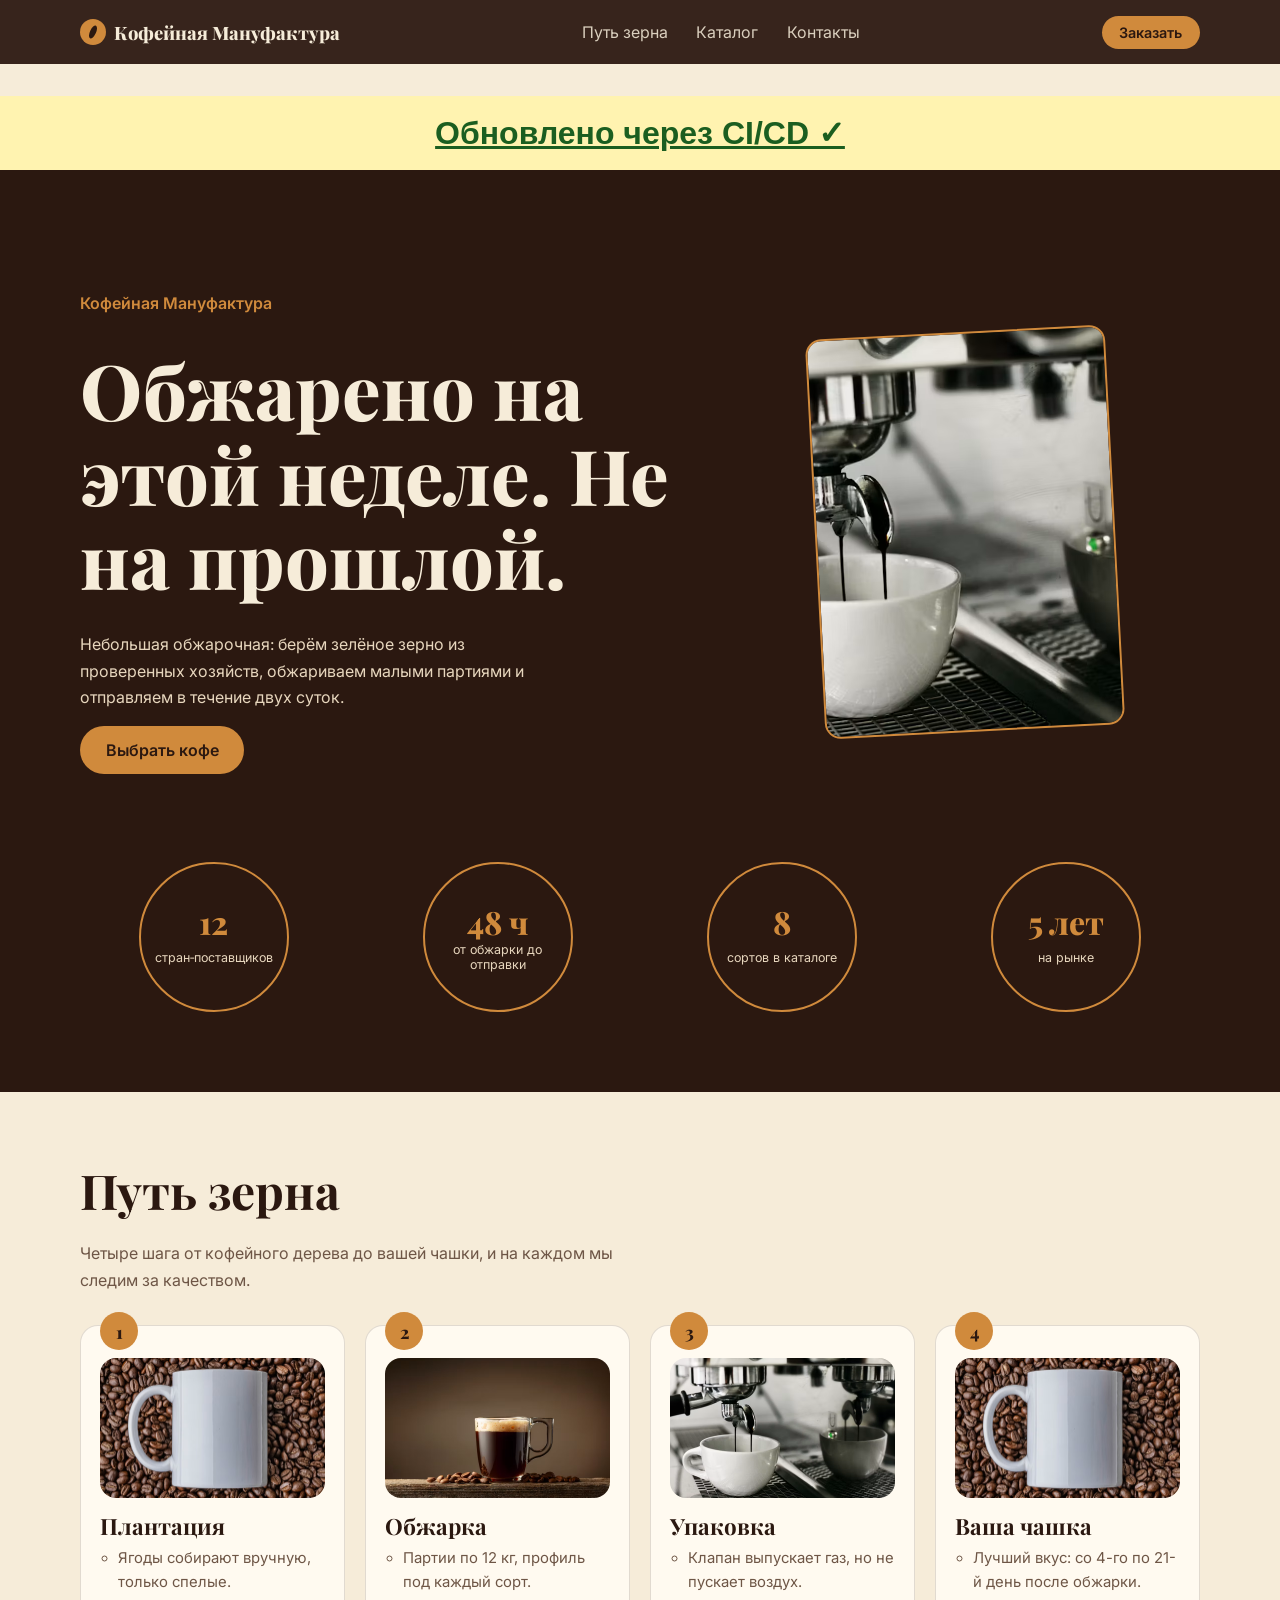
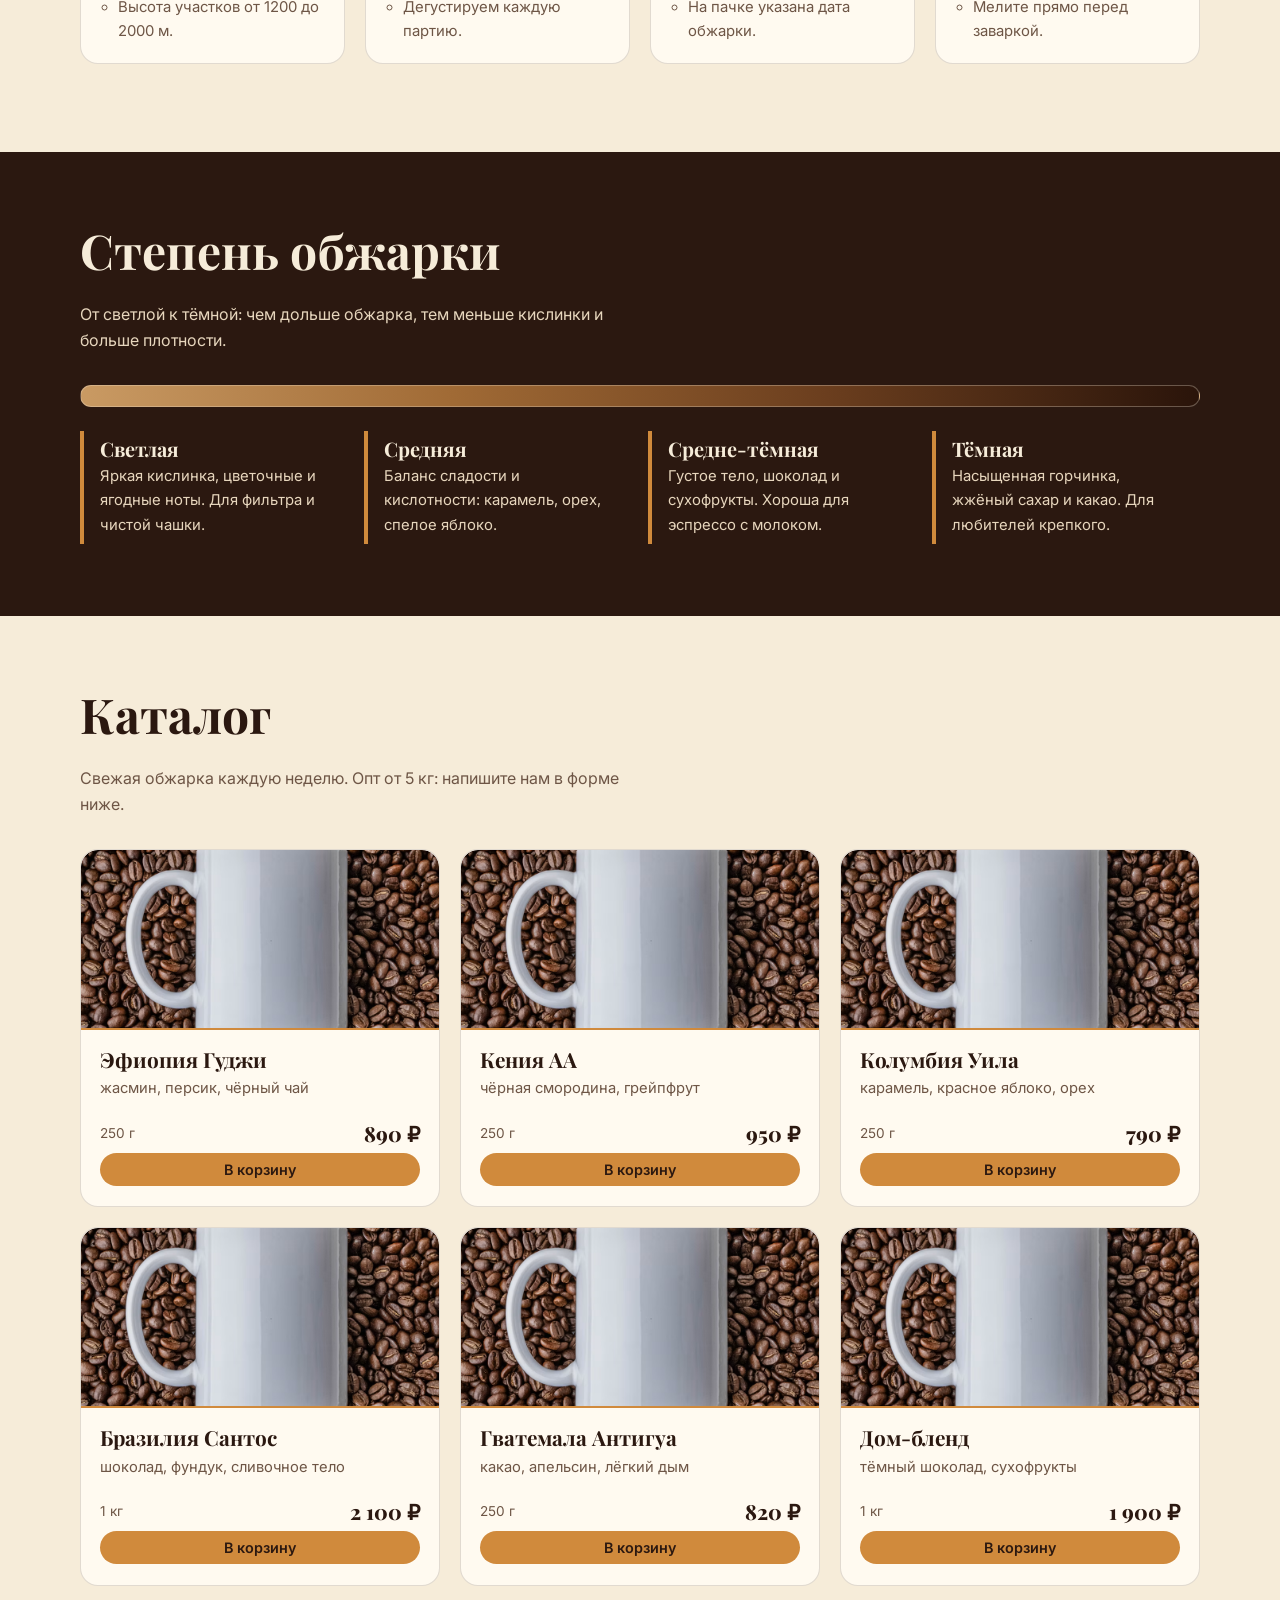
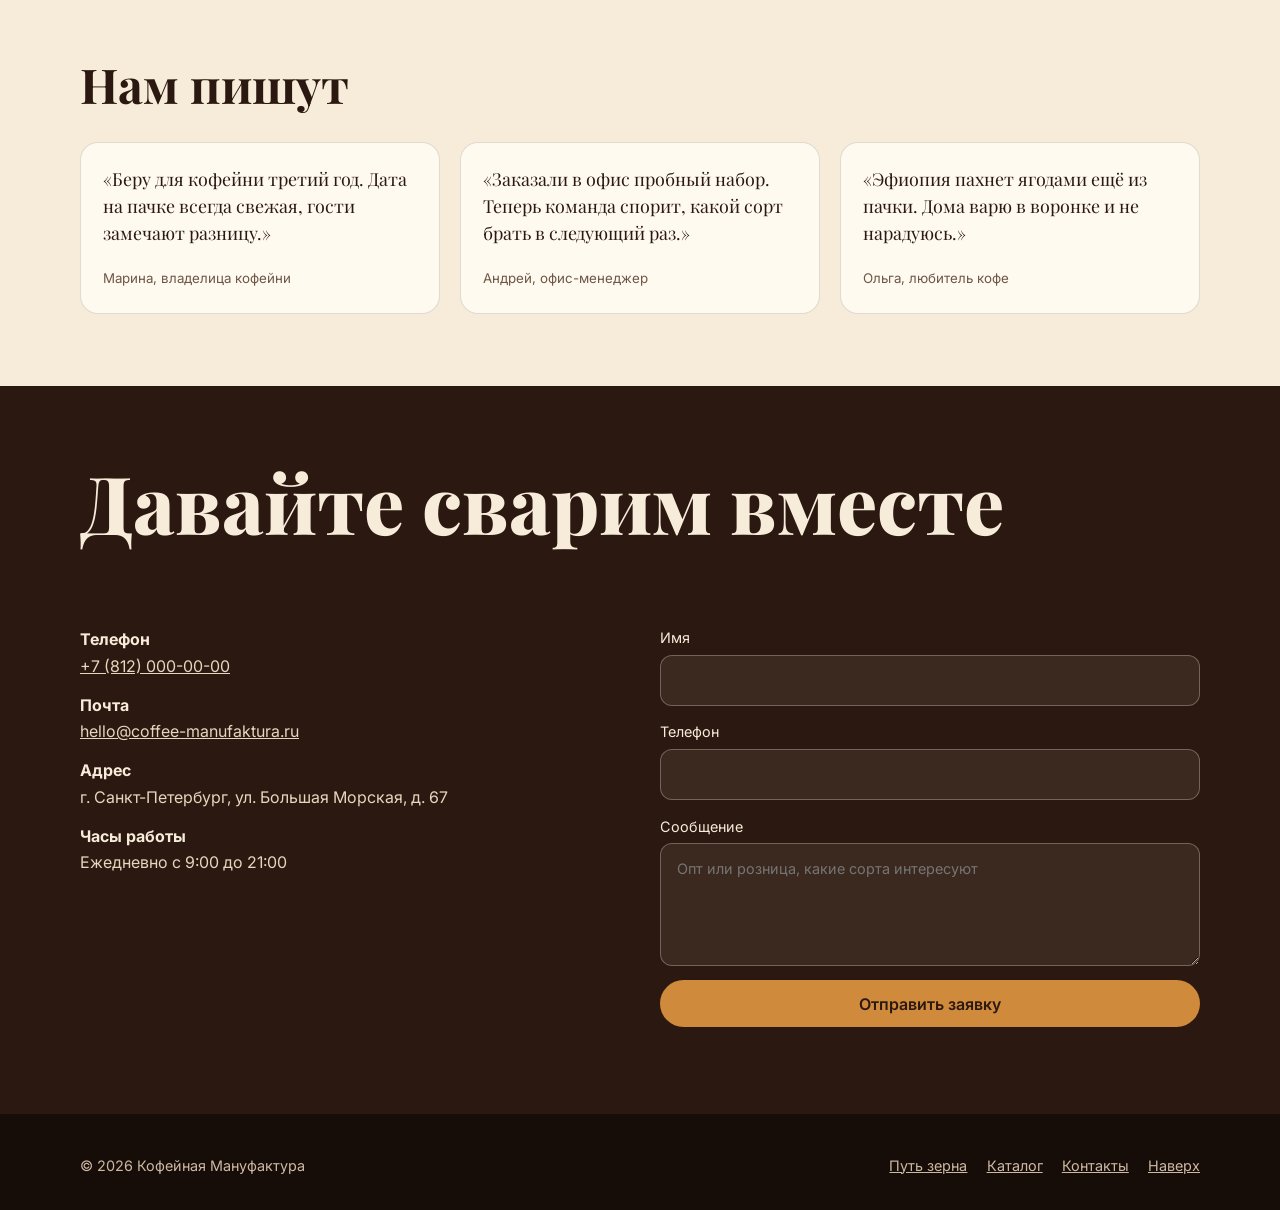
<file: index.html>
<!DOCTYPE html>
<html lang="ru">
<head>
<meta charset="utf-8">
<meta name="viewport" content="width=device-width, initial-scale=1, viewport-fit=cover">
<title>Кофейная Мануфактура — обжарено на этой неделе</title>
<link rel="preconnect" href="https://fonts.googleapis.com">
<link rel="preconnect" href="https://fonts.gstatic.com" crossorigin>
<link href="https://fonts.googleapis.com/css2?family=Playfair+Display:wght@600;800&family=Inter:wght@400;500;600&display=swap" rel="stylesheet">
<link rel="stylesheet" href="style.css">
</head>
<body>
 <div style="position:relative;z-index:9999;margin-top:96px;background:#fff3b0;color:#1b5e20;font:700 32px Arial,sans-serif;padding:18px;text-align:center;text-decoration:underline;">Обновлено через CI/CD ✓</div>

<!-- ===== 1. Навигация ===== -->
<header class="nav">
  <div class="wrap">
    <a class="logo" href="#top"><i aria-hidden="true"></i>Кофейная Мануфактура</a>
    <ul>
      <li><a href="#path">Путь зерна</a></li>
      <li><a href="#catalog">Каталог</a></li>
      <li><a href="#contacts">Контакты</a></li>
    </ul>
    <a class="btn small" href="#catalog">Заказать</a>
  </div>
</header>

<main id="top">
<!-- ===== 2. Первый экран ===== -->
<section class="hero">
  <div class="wrap">
    <div>
      <p style="color:var(--caramel);font-weight:600;margin:0">Кофейная Мануфактура</p>
      <h1>Обжарено на этой неделе. Не на прошлой.</h1>
      <p>Небольшая обжарочная: берём зелёное зерно из проверенных хозяйств, обжариваем малыми партиями и отправляем в течение двух суток.</p>
      <a class="btn" href="#catalog">Выбрать кофе</a>
    </div>
    <div class="pack">
      <!-- ИЗОБРАЖЕНИЕ: крафтовая пачка кофе 250 г с датой обжарки на этикетке, тёмный фон, мягкий боковой свет -->
      <img class="image" src="images/hero-pack.jpg" alt="Крафтовая пачка свежеобжаренного кофе 250 г" loading="lazy">
    </div>
    <ul class="stats">
      <li><b>12</b><span>стран‑поставщиков</span></li>
      <li><b>48 ч</b><span>от обжарки до отправки</span></li>
      <li><b>8</b><span>сортов в каталоге</span></li>
      <li><b>5 лет</b><span>на рынке</span></li>
    </ul>
  </div>
</section>

<!-- ===== 3. Путь зерна ===== -->
<section id="path">
  <div class="wrap">
    <h2>Путь зерна</h2>
    <p class="lead">Четыре шага от кофейного дерева до вашей чашки, и на каждом мы следим за качеством.</p>
    <ol class="steps">
      <li class="step"><span class="num">1</span>
        <!-- ИЗОБРАЖЕНИЕ: склон плантации, сборщик с корзиной спелых красных ягод -->
        <img class="image" src="images/beans.jpg" alt="Кофейные зёрна, собранные для свежей обжарки" loading="lazy">
        <h3>Плантация</h3>
        <ul><li>Ягоды собирают вручную, только спелые.</li><li>Высота участков от 1200 до 2000 м.</li></ul></li>
      <li class="step"><span class="num">2</span>
        <!-- ИЗОБРАЖЕНИЕ: барабан печи с горячими зёрнами, пар -->
        <img class="image" src="images/roastery.jpg" alt="Обжарочное оборудование кофейной мануфактуры" loading="lazy">
        <h3>Обжарка</h3>
        <ul><li>Партии по 12 кг, профиль под каждый сорт.</li><li>Дегустируем каждую партию.</li></ul></li>
      <li class="step"><span class="num">3</span>
        <!-- ИЗОБРАЖЕНИЕ: руки упаковщика, клапан дегазации, наклейка с датой -->
        <img class="image" src="images/hero-pack.jpg" alt="Пачка кофе с клапаном для сохранения свежести зёрен" loading="lazy">
        <h3>Упаковка</h3>
        <ul><li>Клапан выпускает газ, но не пускает воздух.</li><li>На пачке указана дата обжарки.</li></ul></li>
      <li class="step"><span class="num">4</span>
        <!-- ИЗОБРАЖЕНИЕ: чашка чёрного кофе на деревянном столе, утренний свет -->
        <img class="image" src="images/beans.jpg" alt="Кофейные зёрна для приготовления свежей чашки кофе" loading="lazy">
        <h3>Ваша чашка</h3>
        <ul><li>Лучший вкус: со 4-го по 21-й день после обжарки.</li><li>Мелите прямо перед заваркой.</li></ul></li>
    </ol>
  </div>
</section>

<!-- ===== 4. Степень обжарки ===== -->
<section class="roast" id="roast">
  <div class="wrap">
    <h2>Степень обжарки</h2>
    <p class="lead">От светлой к тёмной: чем дольше обжарка, тем меньше кислинки и больше плотности.</p>
    <div class="bar" role="img" aria-label="Шкала от светлой обжарки к тёмной"></div>
    <div class="levels">
      <div class="level"><h3>Светлая</h3><p>Яркая кислинка, цветочные и ягодные ноты. Для фильтра и чистой чашки.</p></div>
      <div class="level"><h3>Средняя</h3><p>Баланс сладости и кислотности: карамель, орех, спелое яблоко.</p></div>
      <div class="level"><h3>Средне-тёмная</h3><p>Густое тело, шоколад и сухофрукты. Хороша для эспрессо с молоком.</p></div>
      <div class="level"><h3>Тёмная</h3><p>Насыщенная горчинка, жжёный сахар и какао. Для любителей крепкого.</p></div>
    </div>
  </div>
</section>

<!-- ===== 5. Каталог ===== -->
<section id="catalog">
  <div class="wrap">
    <h2>Каталог</h2>
    <p class="lead">Свежая обжарка каждую неделю. Опт от 5 кг: напишите нам в форме ниже.</p>
    <div class="grid" id="grid"><!-- карточки создаются скриптом внизу --></div>
  </div>
</section>

<!-- ===== 6. Отзывы ===== -->
<section style="padding-top:0">
  <div class="wrap">
    <h2>Нам пишут</h2>
    <div class="reviews">
      <div class="review"><p>«Беру для кофейни третий год. Дата на пачке всегда свежая, гости замечают разницу.»</p><small>Марина, владелица кофейни</small></div>
      <div class="review"><p>«Заказали в офис пробный набор. Теперь команда спорит, какой сорт брать в следующий раз.»</p><small>Андрей, офис-менеджер</small></div>
      <div class="review"><p>«Эфиопия пахнет ягодами ещё из пачки. Дома варю в воронке и не нарадуюсь.»</p><small>Ольга, любитель кофе</small></div>
    </div>
  </div>
</section>

<!-- ===== 7. Контакты ===== -->
<section class="contact" id="contacts">
  <div class="wrap">
    <h2>Давайте сварим вместе</h2>
    <div class="info">
      <p><b>Телефон</b><a href="tel:+78120000000">+7 (812) 000-00-00</a></p>
      <p><b>Почта</b><a href="mailto:hello@coffee-manufaktura.ru">hello@coffee-manufaktura.ru</a></p>
      <p><b>Адрес</b>г. Санкт-Петербург, ул. Большая Морская, д. 67</p>
      <p><b>Часы работы</b>Ежедневно с 9:00 до 21:00</p>
    </div>
    <form id="form">
      <label>Имя<input name="name" required autocomplete="name"></label>
      <label>Телефон<input name="phone" type="tel" required autocomplete="tel"></label>
      <label>Сообщение<textarea name="msg" rows="4" placeholder="Опт или розница, какие сорта интересуют"></textarea></label>
      <button class="btn" type="submit">Отправить заявку</button>
      <p id="ok" role="status"></p>
    </form>
  </div>
</section>
</main>

<div class="cart" id="cart" hidden>В корзине: <span id="cnt">0</span></div>

<!-- ===== 8. Подвал ===== -->
<footer>
  <div class="wrap">
    <span>© 2026 Кофейная Мануфактура</span>
    <nav><a href="#path">Путь зерна</a><a href="#catalog">Каталог</a><a href="#contacts">Контакты</a><a href="#top">Наверх</a></nav>
  </div>
</footer>

<script>
/* Данные каталога: название, ноты, вес, цена, подпись к фото */
const coffees=[
 ["Эфиопия Гуджи","жасмин, персик, чёрный чай","250 г",890,"зёрна светлой обжарки на белой ткани"],
 ["Кения АА","чёрная смородина, грейпфрут","250 г",950,"красные ягоды кении и зёрна"],
 ["Колумбия Уила","карамель, красное яблоко, орех","250 г",790,"плантация в Андах, колумбийский сбор"],
 ["Бразилия Сантос","шоколад, фундук, сливочное тело","1 кг",2100,"мешок бразильского кофе в зёрнах"],
 ["Гватемала Антигуа","какао, апельсин, лёгкий дым","250 г",820,"вулкан Антигуа и кофейные ряды"],
 ["Дом-бленд","тёмный шоколад, сухофрукты","1 кг",1900,"пачка бленда на деревянной стойке"]
];
const grid=document.getElementById('grid');
coffees.forEach(([n,notes,w,p,cap])=>{
  grid.insertAdjacentHTML('beforeend',`
  <article class="card">
    <!-- ИЗОБРАЖЕНИЕ: ${cap} -->
    <img class="image" src="images/beans.jpg" alt="${n}: кофейные зёрна" loading="lazy">
    <div class="body"><h3>${n}</h3><p class="notes">${notes}</p>
      <div class="meta"><span class="weight">${w}</span><span class="price">${p.toLocaleString('ru-RU')} ₽</span></div>
      <button class="btn small add" type="button">В корзину</button></div>
  </article>`);
});
/* Счётчик корзины */
let count=0;const cart=document.getElementById('cart'),cnt=document.getElementById('cnt');
grid.addEventListener('click',e=>{
  const b=e.target.closest('.add'); if(!b) return;
  cnt.textContent=++count; cart.hidden=false; b.textContent='Добавлено';
  setTimeout(()=>b.textContent='В корзину',1200);
});
/* Отправка формы (демо: подключите свой бэкенд) */
document.getElementById('form').addEventListener('submit',e=>{
  e.preventDefault();
  document.getElementById('ok').textContent='Спасибо! Мы перезвоним в течение рабочего дня.';
  e.target.reset();
});
</script>
</body>
</html>
</file>
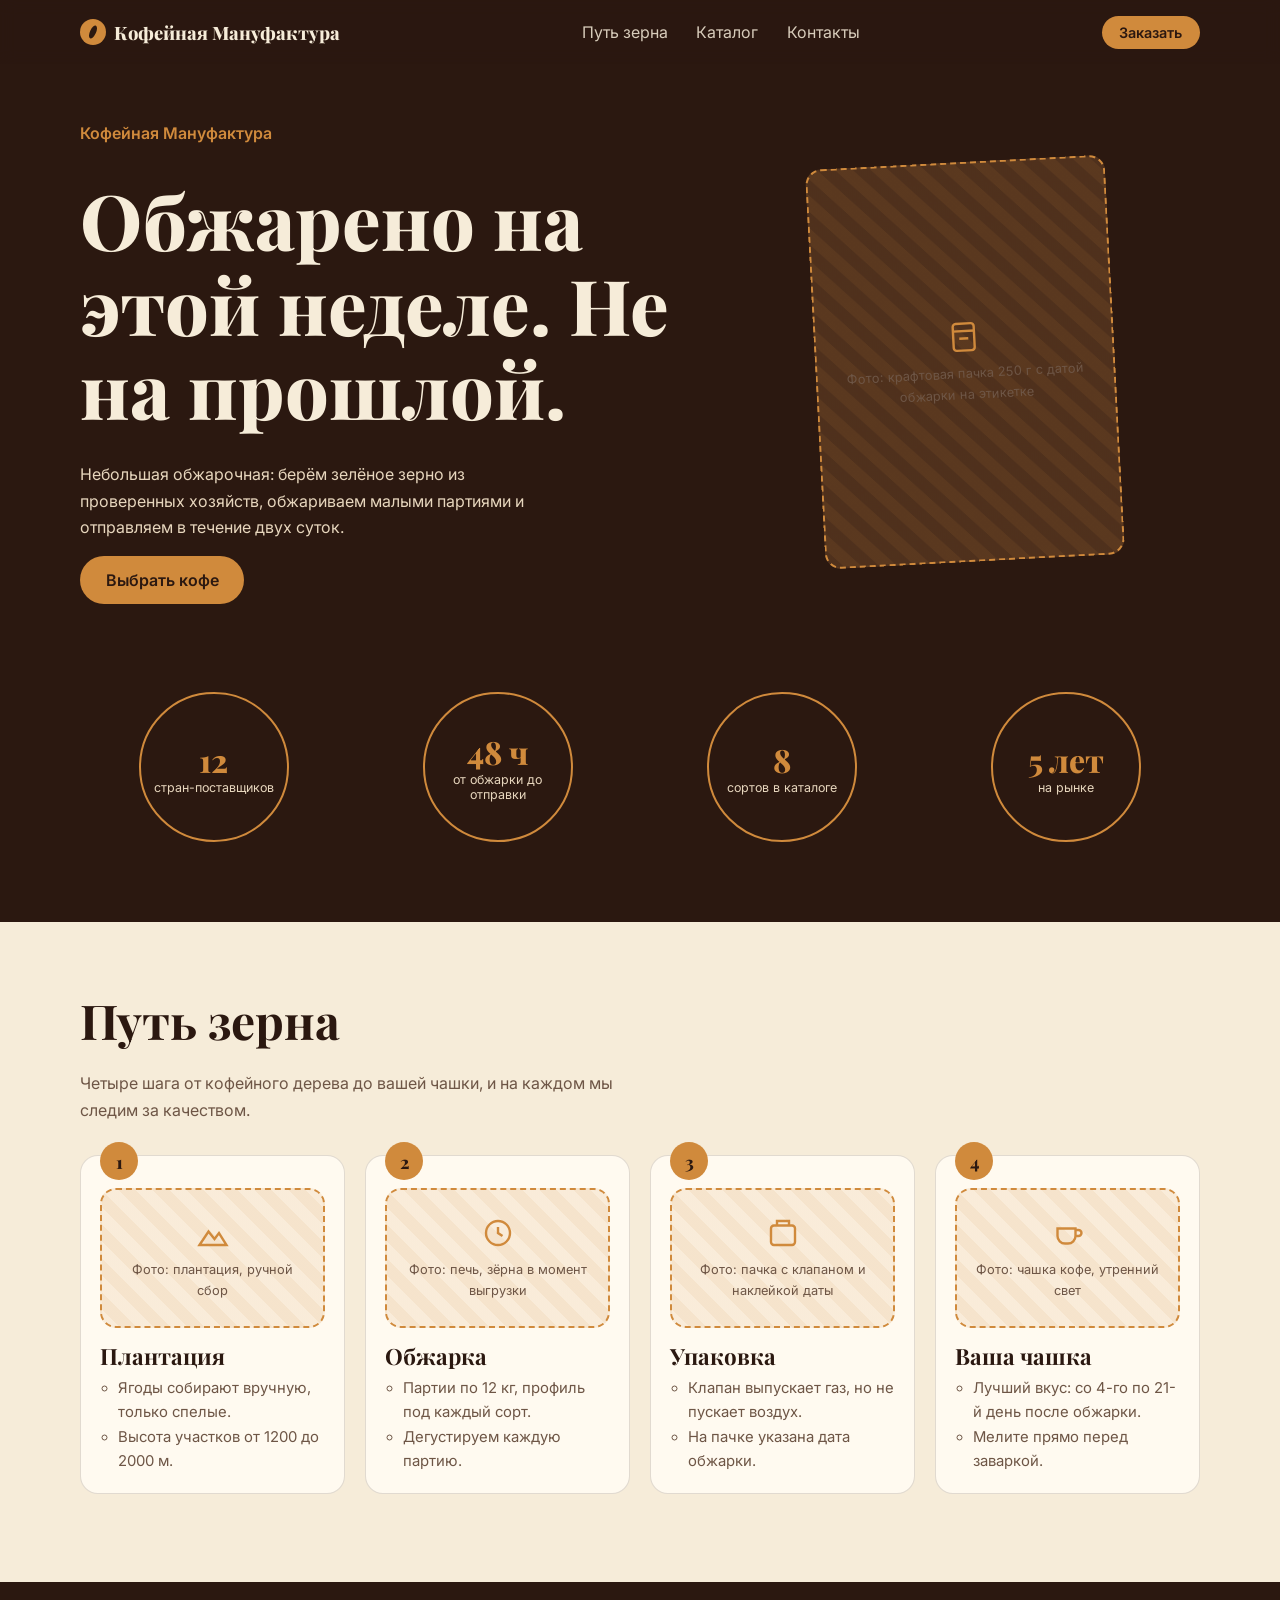
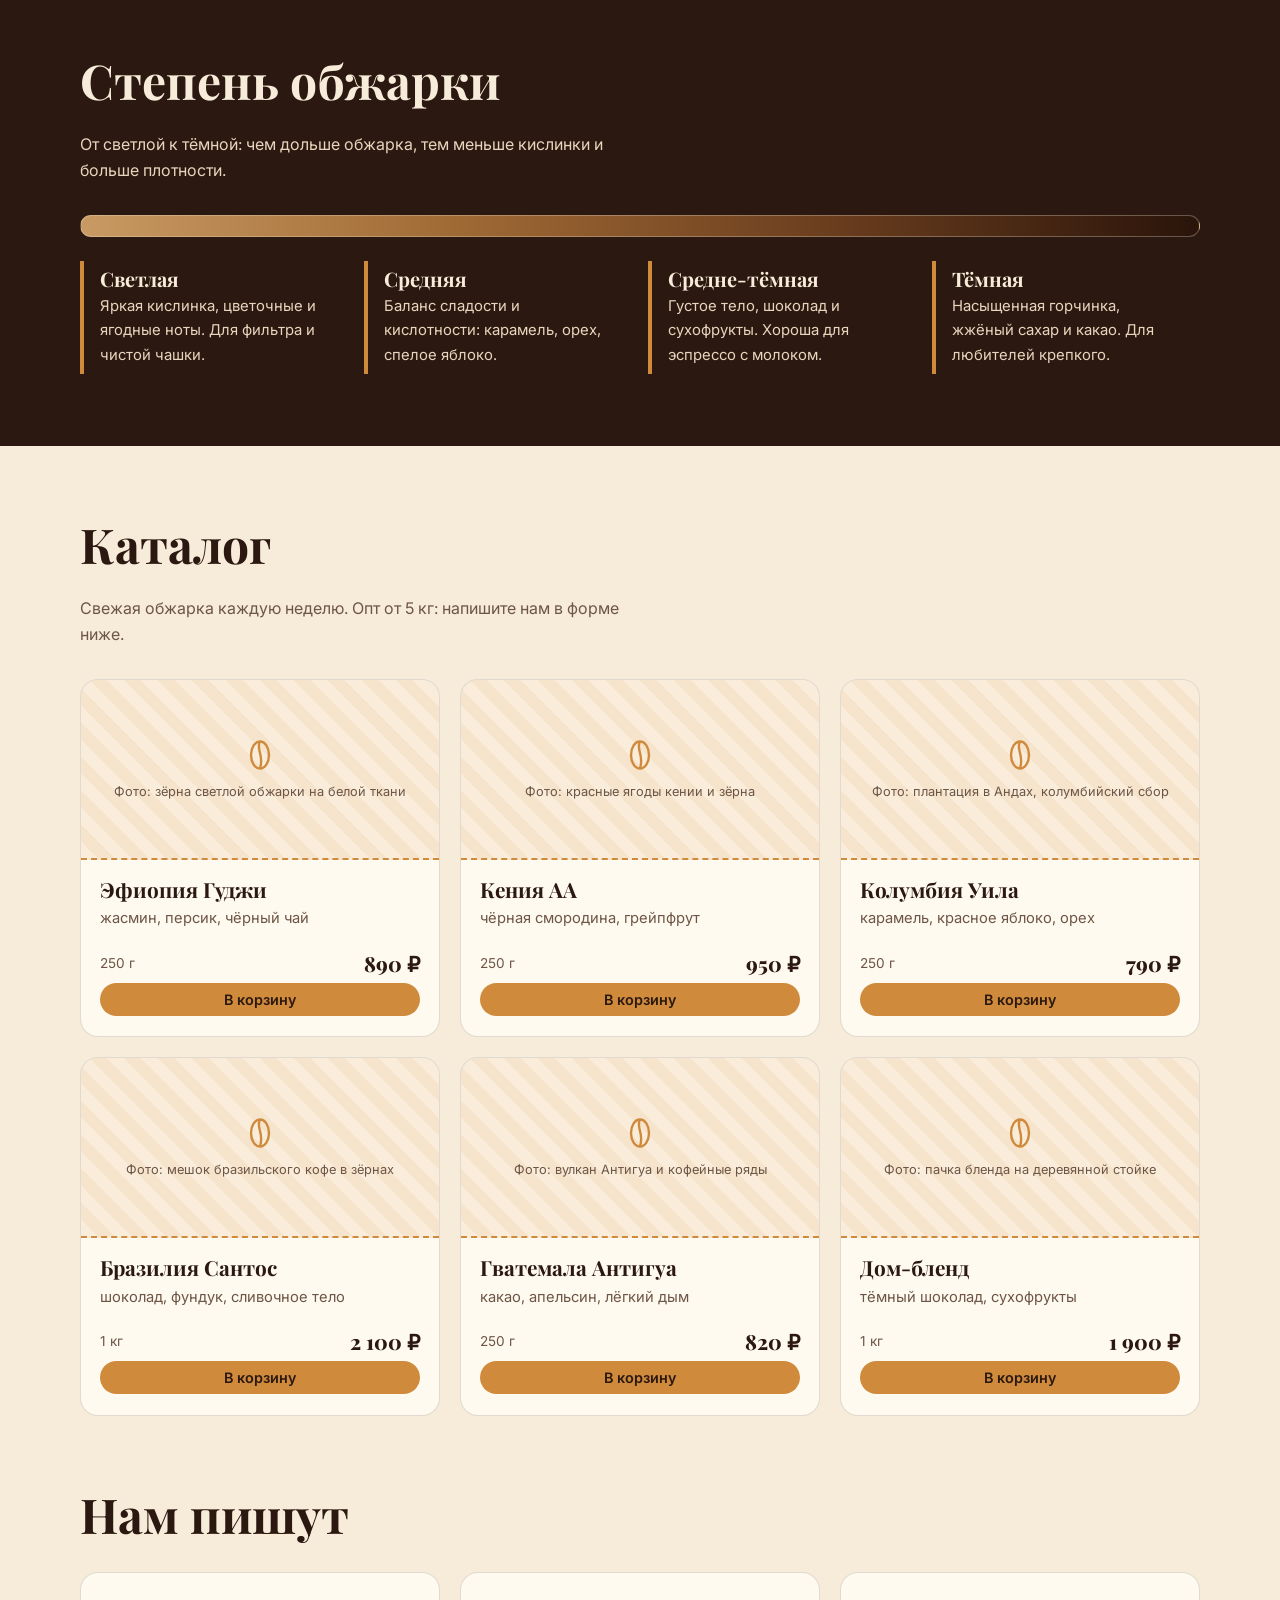
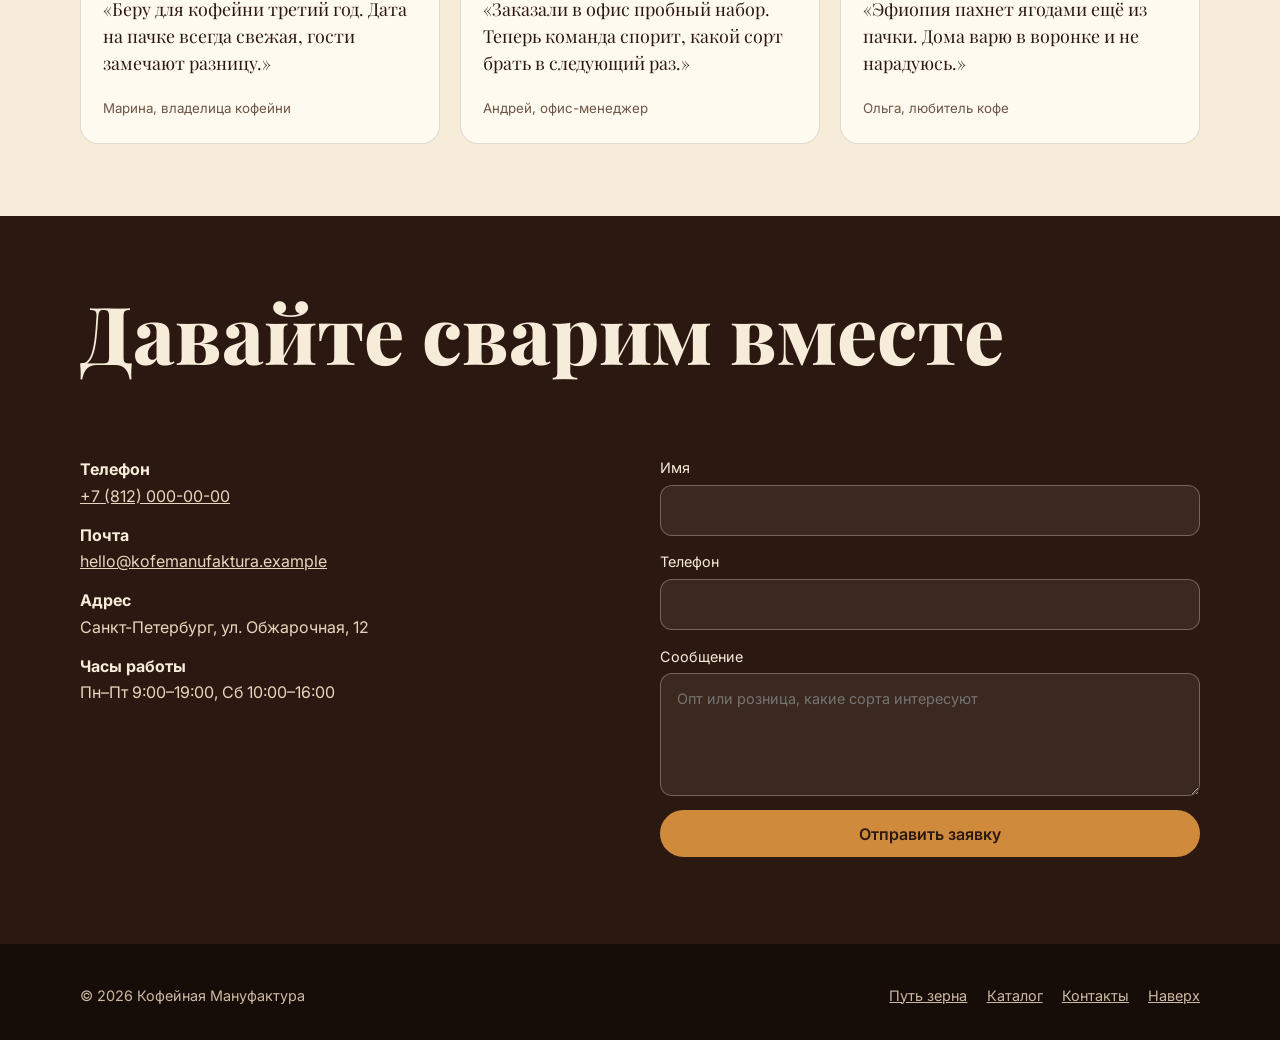
<file: Кофейная Мануфактура_claude.html>
<!DOCTYPE html>
<html lang="ru">
<head>
<meta charset="utf-8">
<meta name="viewport" content="width=device-width, initial-scale=1, viewport-fit=cover">
<title>Кофейная Мануфактура — обжарено на этой неделе</title>
<link rel="preconnect" href="https://fonts.googleapis.com">
<link rel="preconnect" href="https://fonts.gstatic.com" crossorigin>
<link href="https://fonts.googleapis.com/css2?family=Playfair+Display:wght@600;800&family=Inter:wght@400;500;600&display=swap" rel="stylesheet">
<style>
/* ===== Токены: палитра, шрифты ===== */
:root{
  --brown:#2b1810; --brown-2:#3d2418; --cream:#f6ecd9; --caramel:#d08a3c; --caramel-d:#a8681f;
  --bg:#f6ecd9; --surface:#fffaf0; --text:#2b1810; --muted:#6e5646; --line:rgba(43,24,16,.14);
  --head:'Playfair Display',Georgia,'Times New Roman',serif;
  --body:'Inter',system-ui,-apple-system,'Segoe UI',Arial,sans-serif;
  box-sizing:border-box; padding-top:env(safe-area-inset-top,0px); padding-bottom:env(safe-area-inset-bottom,0px);
}
@media (prefers-color-scheme:dark){
  :root:not([data-theme="light"]){--bg:#1c110b;--surface:#2a1a11;--text:#f6ecd9;--muted:#cdb9a3;--line:rgba(246,236,217,.16)}
}
:root[data-theme="dark"]{--bg:#1c110b;--surface:#2a1a11;--text:#f6ecd9;--muted:#cdb9a3;--line:rgba(246,236,217,.16)}
*,*::before,*::after{box-sizing:inherit}
html{scroll-behavior:smooth;scroll-padding-top:calc(72px + env(safe-area-inset-top,0px))}
body{margin:0;background:var(--bg);color:var(--text);font:400 1rem/1.65 var(--body)}
h1,h2,h3{font-family:var(--head);line-height:1.1;margin:0 0 .5em}
h2{font-size:clamp(1.9rem,6vw,3rem)}
p{margin:0 0 1em}
a{color:inherit}
:focus-visible{outline:3px solid var(--caramel);outline-offset:3px}
.wrap{width:min(1120px,100% - 2.5rem);margin-inline:auto}
section{padding:4.5rem 0}
.lead{color:var(--muted);max-width:56ch}

/* ===== Кнопки ===== */
.btn{display:inline-block;border:0;cursor:pointer;font:600 1rem var(--body);text-decoration:none;
  background:var(--caramel);color:#2b1810;padding:.85rem 1.6rem;border-radius:999px;
  transition:transform .2s,background .2s,box-shadow .2s}
.btn:hover{background:#e29d4f;transform:translateY(-2px);box-shadow:0 8px 20px rgba(208,138,60,.35)}
.btn.small{padding:.5rem 1.1rem;font-size:.9rem}

/* ===== Плейсхолдеры изображений ===== */
.ph{display:flex;flex-direction:column;align-items:center;justify-content:center;gap:.5rem;text-align:center;
  background:repeating-linear-gradient(45deg,rgba(208,138,60,.12) 0 12px,rgba(208,138,60,.2) 12px 24px);
  border:2px dashed var(--caramel);border-radius:16px;color:var(--muted);font-size:.8rem;padding:.8rem;width:100%}
.ph svg{width:36px;height:36px;stroke:var(--caramel);fill:none;stroke-width:1.6}

/* ===== Навигация (фиксированная) ===== */
.nav{position:fixed;inset:0 0 auto 0;z-index:50;background:rgba(43,24,16,.94);backdrop-filter:blur(8px);
  color:var(--cream);padding-top:env(safe-area-inset-top,0px)}
.nav .wrap{display:flex;align-items:center;justify-content:space-between;height:64px}
.logo{font:800 1.15rem var(--head);text-decoration:none;display:flex;align-items:center;gap:.5rem}
.logo i{width:26px;height:26px;border-radius:50%;background:var(--caramel);display:inline-block;position:relative}
.logo i::after{content:"";position:absolute;inset:6px 10px;border-radius:50%;background:var(--brown);transform:rotate(25deg)}
.nav ul{display:none;list-style:none;gap:1.8rem;margin:0;padding:0}
.nav ul a{text-decoration:none;opacity:.85;transition:opacity .2s,color .2s}
.nav ul a:hover{opacity:1;color:var(--caramel)}
.menu-toggle{display:grid;place-items:center;width:40px;height:40px;padding:0;border:1px solid rgba(246,236,217,.35);border-radius:8px;background:transparent;color:var(--cream);cursor:pointer}
.menu-toggle span,.menu-toggle span::before,.menu-toggle span::after{display:block;width:18px;height:2px;background:currentColor;position:relative;content:""}
.menu-toggle span::before,.menu-toggle span::after{position:absolute;left:0}
.menu-toggle span::before{top:-6px}
.menu-toggle span::after{top:6px}
.nav ul.open{display:flex;position:absolute;top:100%;left:0;right:0;flex-direction:column;gap:0;padding:.5rem 1.25rem 1rem;background:rgba(43,24,16,.98)}
.nav ul.open a{display:block;padding:.65rem 0}

/* ===== Первый экран ===== */
.hero{background:var(--brown);color:var(--cream);padding:7.5rem 0 4rem}
.hero .wrap{display:grid;gap:2.5rem}
.hero h1{font-size:clamp(2.4rem,9vw,4.8rem);font-weight:800;margin:.4em 0}
.hero p{color:#e7d6bd;max-width:46ch}
.pack{max-width:300px;margin-inline:auto;aspect-ratio:3/4;transform:rotate(-3deg);transition:transform .4s}
.pack:hover{transform:rotate(0) scale(1.03)}
.pack .ph{height:100%;background-color:var(--brown-2);border-color:var(--caramel)}
.stats{display:grid;grid-template-columns:repeat(2,1fr);gap:1rem;margin-top:3rem;list-style:none;padding:0}
.stats li{aspect-ratio:1;max-width:150px;margin-inline:auto;width:100%;border:2px solid var(--caramel);border-radius:50%;
  display:flex;flex-direction:column;align-items:center;justify-content:center;text-align:center;line-height:1.2;
  transition:background .25s}
.stats li:hover{background:rgba(208,138,60,.18)}
.stats b{font:800 2rem var(--head);color:var(--caramel)}
.stats span{font-size:.78rem;color:#e7d6bd;padding:0 .8rem}

/* ===== Путь зерна ===== */
.steps{display:grid;gap:1.25rem;margin-top:2rem;list-style:none;padding:0;counter-reset:s}
.step{background:var(--surface);border:1px solid var(--line);border-radius:18px;padding:1.2rem;position:relative}
.step .num{position:absolute;top:-14px;left:1.2rem;background:var(--caramel);color:#2b1810;font:800 1.1rem var(--head);
  width:38px;height:38px;border-radius:50%;display:grid;place-items:center}
.step .ph{height:140px;margin:.8rem 0 1rem}
.step h3{font-size:1.4rem;margin-bottom:.3em}
.step ul{margin:0;padding-left:1.1rem;color:var(--muted);font-size:.93rem}

/* ===== Шкала обжарки ===== */
.roast{background:var(--brown);color:var(--cream)}
.roast .lead{color:#e7d6bd}
.bar{height:22px;border-radius:999px;margin:2rem 0 1.5rem;background:linear-gradient(90deg,#c99a63,#a06a35,#6b3e1e,#2a140a);border:1px solid rgba(246,236,217,.3)}
.levels{display:grid;gap:1rem}
.level{border-left:4px solid var(--caramel);padding:.4rem 1rem;transition:background .2s}
.level:hover{background:rgba(246,236,217,.06)}
.level h3{font-size:1.25rem;margin-bottom:.2em}
.level p{margin:0;color:#e7d6bd;font-size:.93rem}

/* ===== Каталог ===== */
.grid{display:grid;gap:1.25rem;margin-top:2rem}
.card{background:var(--surface);border:1px solid var(--line);border-radius:18px;overflow:hidden;display:flex;flex-direction:column;
  transition:transform .25s,box-shadow .25s}
.card:hover{transform:translateY(-6px);box-shadow:0 16px 30px rgba(43,24,16,.18)}
.card .ph{height:180px;border-radius:0;border-width:0 0 2px}
.card .body{padding:1.1rem 1.2rem 1.3rem;display:flex;flex-direction:column;gap:.35rem;flex:1}
.card h3{font-size:1.3rem;margin:0}
.notes{color:var(--muted);font-size:.92rem;margin:0}
.meta{display:flex;justify-content:space-between;align-items:center;margin-top:auto;padding-top:.8rem}
.price{font:800 1.3rem var(--head)}
.weight{color:var(--muted);font-size:.85rem}
.cart{position:fixed;right:1rem;bottom:calc(1rem + env(safe-area-inset-bottom,0px));z-index:40;background:var(--brown);color:var(--cream);
  border:2px solid var(--caramel);border-radius:999px;padding:.5rem 1rem;font-weight:600;transition:opacity .2s;text-decoration:none}
.cart[hidden]{display:none}

/* ===== Отзывы ===== */
.reviews{display:grid;gap:1.25rem;margin-top:2rem}
.review{background:var(--surface);border-radius:18px;padding:1.4rem;border:1px solid var(--line);transition:transform .25s}
.review:hover{transform:translateY(-4px)}
.review p{font-family:var(--head);font-size:1.12rem;line-height:1.5}
.review small{color:var(--muted)}

/* ===== Контакты ===== */
.contact{background:var(--brown);color:var(--cream)}
.contact h2{font-size:clamp(2.4rem,9vw,5rem);font-weight:800}
.contact .wrap{display:grid;gap:2.5rem}
.info p{margin:0 0 .8rem;color:#e7d6bd}
.info b{color:var(--cream);display:block}
form{display:grid;gap:.9rem}
label{font-size:.9rem;display:grid;gap:.3rem}
input,textarea{font:inherit;padding:.8rem 1rem;border-radius:12px;border:1px solid rgba(246,236,217,.3);
  background:rgba(246,236,217,.08);color:var(--cream);width:100%}
input:focus,textarea:focus{border-color:var(--caramel);outline:none}
#ok{color:var(--caramel);font-weight:600;margin:0}

/* ===== Подвал ===== */
footer{background:#170d08;color:#cdb9a3;padding:2.5rem 0 calc(2rem + env(safe-area-inset-bottom,0px));font-size:.9rem}
footer .wrap{display:flex;flex-wrap:wrap;gap:1rem 2rem;justify-content:space-between}
footer nav{display:flex;gap:1.2rem;flex-wrap:wrap}

/* ===== Адаптив (mobile-first) ===== */
@media (min-width:640px){
  .stats{grid-template-columns:repeat(4,1fr)}
  .steps,.grid,.reviews{grid-template-columns:repeat(2,1fr)}
  .levels{grid-template-columns:repeat(4,1fr)}
}
@media (min-width:900px){
  .nav ul{display:flex}
  .nav ul.open{position:static;flex-direction:row;gap:1.8rem;padding:0;background:transparent}
  .nav ul.open a{padding:0}
  .menu-toggle{display:none}
  .hero .wrap{grid-template-columns:1.3fr 1fr;align-items:center}
  .stats{grid-column:1/-1}
  .steps{grid-template-columns:repeat(4,1fr)}
  .grid,.reviews{grid-template-columns:repeat(3,1fr)}
  .contact .wrap{grid-template-columns:1fr 1fr}
  .contact h2{grid-column:1/-1}
}
@media (prefers-reduced-motion:reduce){html{scroll-behavior:auto}*{transition:none!important}}
</style>
</head>
<body>

<!-- ===== 1. Навигация ===== -->
<header class="nav">
  <div class="wrap">
    <a class="logo" href="#top"><i aria-hidden="true"></i>Кофейная Мануфактура</a>
    <ul id="mobile-menu">
      <li><a href="#path">Путь зерна</a></li>
      <li><a href="#catalog">Каталог</a></li>
      <li><a href="#contacts">Контакты</a></li>
    </ul>
    <a class="btn small" href="#contacts">Заказать</a>
    <button class="menu-toggle" type="button" aria-label="Открыть меню" aria-expanded="false" aria-controls="mobile-menu"><span></span></button>
  </div>
</header>

<main id="top">
<!-- ===== 2. Первый экран ===== -->
<section class="hero">
  <div class="wrap">
    <div>
      <p style="color:var(--caramel);font-weight:600;margin:0">Кофейная Мануфактура</p>
      <h1>Обжарено на этой неделе. Не на прошлой.</h1>
      <p>Небольшая обжарочная: берём зелёное зерно из проверенных хозяйств, обжариваем малыми партиями и отправляем в течение двух суток.</p>
      <a class="btn" href="#catalog">Выбрать кофе</a>
    </div>
    <div class="pack">
      <!-- ИЗОБРАЖЕНИЕ: крафтовая пачка кофе 250 г с датой обжарки на этикетке, тёмный фон, мягкий боковой свет -->
      <div class="ph" role="img" aria-label="Пачка свежеобжаренного кофе с датой обжарки на этикетке">
        <svg viewBox="0 0 24 24"><rect x="5" y="3" width="14" height="18" rx="2"/><path d="M5 8h14M9 13h6"/></svg>
        Фото: крафтовая пачка 250 г с датой обжарки на этикетке
      </div>
    </div>
    <ul class="stats">
      <li><b>12</b><span>стран-поставщиков</span></li>
      <li><b>48 ч</b><span>от обжарки до отправки</span></li>
      <li><b>8</b><span>сортов в каталоге</span></li>
      <li><b>5 лет</b><span>на рынке</span></li>
    </ul>
  </div>
</section>

<!-- ===== 3. Путь зерна ===== -->
<section id="path">
  <div class="wrap">
    <h2>Путь зерна</h2>
    <p class="lead">Четыре шага от кофейного дерева до вашей чашки, и на каждом мы следим за качеством.</p>
    <ol class="steps">
      <li class="step"><span class="num">1</span>
        <!-- ИЗОБРАЖЕНИЕ: склон плантации, сборщик с корзиной спелых красных ягод -->
        <div class="ph" role="img" aria-label="Кофейная плантация на склоне, сборщик с корзиной ягод"><svg viewBox="0 0 24 24"><path d="M3 20l6-9 4 5 3-4 5 8z"/></svg>Фото: плантация, ручной сбор</div>
        <h3>Плантация</h3>
        <ul><li>Ягоды собирают вручную, только спелые.</li><li>Высота участков от 1200 до 2000 м.</li></ul></li>
      <li class="step"><span class="num">2</span>
        <!-- ИЗОБРАЖЕНИЕ: барабан печи с горячими зёрнами, пар -->
        <div class="ph" role="img" aria-label="Обжарочная печь с горячими зёрнами"><svg viewBox="0 0 24 24"><circle cx="12" cy="12" r="8"/><path d="M12 8v4l3 2"/></svg>Фото: печь, зёрна в момент выгрузки</div>
        <h3>Обжарка</h3>
        <ul><li>Партии по 12 кг, профиль под каждый сорт.</li><li>Дегустируем каждую партию.</li></ul></li>
      <li class="step"><span class="num">3</span>
        <!-- ИЗОБРАЖЕНИЕ: руки упаковщика, клапан дегазации, наклейка с датой -->
        <div class="ph" role="img" aria-label="Упаковка зёрен в пачку с клапаном и датой обжарки"><svg viewBox="0 0 24 24"><rect x="4" y="7" width="16" height="13" rx="2"/><path d="M8 7V4h8v3"/></svg>Фото: пачка с клапаном и наклейкой даты</div>
        <h3>Упаковка</h3>
        <ul><li>Клапан выпускает газ, но не пускает воздух.</li><li>На пачке указана дата обжарки.</li></ul></li>
      <li class="step"><span class="num">4</span>
        <!-- ИЗОБРАЖЕНИЕ: чашка чёрного кофе на деревянном столе, утренний свет -->
        <div class="ph" role="img" aria-label="Чашка свежесваренного кофе на деревянном столе"><svg viewBox="0 0 24 24"><path d="M5 9h12v5a5 5 0 01-5 5h-2a5 5 0 01-5-5zM17 10h2a2 2 0 010 4h-2"/></svg>Фото: чашка кофе, утренний свет</div>
        <h3>Ваша чашка</h3>
        <ul><li>Лучший вкус: со 4-го по 21-й день после обжарки.</li><li>Мелите прямо перед заваркой.</li></ul></li>
    </ol>
  </div>
</section>

<!-- ===== 4. Степень обжарки ===== -->
<section class="roast" id="roast">
  <div class="wrap">
    <h2>Степень обжарки</h2>
    <p class="lead">От светлой к тёмной: чем дольше обжарка, тем меньше кислинки и больше плотности.</p>
    <div class="bar" role="img" aria-label="Шкала от светлой обжарки к тёмной"></div>
    <div class="levels">
      <div class="level"><h3>Светлая</h3><p>Яркая кислинка, цветочные и ягодные ноты. Для фильтра и чистой чашки.</p></div>
      <div class="level"><h3>Средняя</h3><p>Баланс сладости и кислотности: карамель, орех, спелое яблоко.</p></div>
      <div class="level"><h3>Средне-тёмная</h3><p>Густое тело, шоколад и сухофрукты. Хороша для эспрессо с молоком.</p></div>
      <div class="level"><h3>Тёмная</h3><p>Насыщенная горчинка, жжёный сахар и какао. Для любителей крепкого.</p></div>
    </div>
  </div>
</section>

<!-- ===== 5. Каталог ===== -->
<section id="catalog">
  <div class="wrap">
    <h2>Каталог</h2>
    <p class="lead">Свежая обжарка каждую неделю. Опт от 5 кг: напишите нам в форме ниже.</p>
    <div class="grid" id="grid"><!-- карточки создаются скриптом внизу --></div>
  </div>
</section>

<!-- ===== 6. Отзывы ===== -->
<section style="padding-top:0">
  <div class="wrap">
    <h2>Нам пишут</h2>
    <div class="reviews">
      <div class="review"><p>«Беру для кофейни третий год. Дата на пачке всегда свежая, гости замечают разницу.»</p><small>Марина, владелица кофейни</small></div>
      <div class="review"><p>«Заказали в офис пробный набор. Теперь команда спорит, какой сорт брать в следующий раз.»</p><small>Андрей, офис-менеджер</small></div>
      <div class="review"><p>«Эфиопия пахнет ягодами ещё из пачки. Дома варю в воронке и не нарадуюсь.»</p><small>Ольга, любитель кофе</small></div>
    </div>
  </div>
</section>

<!-- ===== 7. Контакты ===== -->
<section class="contact" id="contacts">
  <div class="wrap">
    <h2>Давайте сварим вместе</h2>
    <div class="info">
      <p><b>Телефон</b><a href="tel:+78120000000">+7 (812) 000-00-00</a></p>
      <p><b>Почта</b><a href="mailto:hello@kofemanufaktura.example">hello@kofemanufaktura.example</a></p>
      <p><b>Адрес</b>Санкт-Петербург, ул. Обжарочная, 12</p>
      <p><b>Часы работы</b>Пн–Пт 9:00–19:00, Сб 10:00–16:00</p>
    </div>
    <form id="form">
      <label>Имя<input name="name" required autocomplete="name"></label>
      <label>Телефон<input name="phone" type="tel" required autocomplete="tel"></label>
      <label>Сообщение<textarea name="msg" rows="4" placeholder="Опт или розница, какие сорта интересуют"></textarea></label>
      <button class="btn" type="submit">Отправить заявку</button>
      <p id="ok" role="status"></p>
    </form>
  </div>
</section>
</main>

<a class="cart" id="cart" href="#contacts" hidden>В корзине: <span id="cnt">0</span></a>

<!-- ===== 8. Подвал ===== -->
<footer>
  <div class="wrap">
    <span>© 2026 Кофейная Мануфактура</span>
    <nav><a href="#path">Путь зерна</a><a href="#catalog">Каталог</a><a href="#contacts">Контакты</a><a href="#top">Наверх</a></nav>
  </div>
</footer>

<script>
/* Данные каталога: название, ноты, вес, цена, подпись к фото */
const coffees=[
 ["Эфиопия Гуджи","жасмин, персик, чёрный чай","250 г",890,"зёрна светлой обжарки на белой ткани"],
 ["Кения АА","чёрная смородина, грейпфрут","250 г",950,"красные ягоды кении и зёрна"],
 ["Колумбия Уила","карамель, красное яблоко, орех","250 г",790,"плантация в Андах, колумбийский сбор"],
 ["Бразилия Сантос","шоколад, фундук, сливочное тело","1 кг",2100,"мешок бразильского кофе в зёрнах"],
 ["Гватемала Антигуа","какао, апельсин, лёгкий дым","250 г",820,"вулкан Антигуа и кофейные ряды"],
 ["Дом-бленд","тёмный шоколад, сухофрукты","1 кг",1900,"пачка бленда на деревянной стойке"]
];
const grid=document.getElementById('grid');
const menuToggle=document.querySelector('.menu-toggle');
const mobileMenu=document.getElementById('mobile-menu');
menuToggle.addEventListener('click',()=>{
  const isOpen=menuToggle.getAttribute('aria-expanded')==='true';
  menuToggle.setAttribute('aria-expanded',String(!isOpen));
  menuToggle.setAttribute('aria-label',isOpen?'Открыть меню':'Закрыть меню');
  mobileMenu.classList.toggle('open',!isOpen);
});
mobileMenu.addEventListener('click',e=>{
  if(!e.target.closest('a')) return;
  mobileMenu.classList.remove('open');
  menuToggle.setAttribute('aria-expanded','false');
  menuToggle.setAttribute('aria-label','Открыть меню');
});
coffees.forEach(([n,notes,w,p,cap])=>{
  grid.insertAdjacentHTML('beforeend',`
  <article class="card">
    <!-- ИЗОБРАЖЕНИЕ: ${cap} -->
    <div class="ph" role="img" aria-label="${n}: ${cap}"><svg viewBox="0 0 24 24"><ellipse cx="12" cy="12" rx="6" ry="9"/><path d="M12 3c-3 5 3 9 0 18"/></svg>Фото: ${cap}</div>
    <div class="body"><h3>${n}</h3><p class="notes">${notes}</p>
      <div class="meta"><span class="weight">${w}</span><span class="price">${p.toLocaleString('ru-RU')} ₽</span></div>
      <button class="btn small add" type="button">В корзину</button></div>
  </article>`);
});
/* Счётчик корзины */
let count=0;const cart=document.getElementById('cart'),cnt=document.getElementById('cnt');
grid.addEventListener('click',e=>{
  const b=e.target.closest('.add'); if(!b) return;
  cnt.textContent=++count; cart.hidden=false; b.textContent='Добавлено';
  setTimeout(()=>b.textContent='В корзину',1200);
});
/* Отправка формы (демо: подключите свой бэкенд) */
document.getElementById('form').addEventListener('submit',e=>{
  e.preventDefault();
  document.getElementById('ok').textContent='Спасибо! Мы перезвоним в течение рабочего дня.';
  e.target.reset();
});
</script>
</body>
</html>
</file>
<file: style.css>
/* ===== Токены: палитра, шрифты ===== */
:root{
  --brown:#2b1810; --brown-2:#3d2418; --cream:#f6ecd9; --caramel:#d08a3c; --caramel-d:#a8681f;
  --bg:#f6ecd9; --surface:#fffaf0; --text:#2b1810; --muted:#6e5646; --line:rgba(43,24,16,.14);
  --head:'Playfair Display',Georgia,'Times New Roman',serif;
  --body:'Inter',system-ui,-apple-system,'Segoe UI',Arial,sans-serif;
  box-sizing:border-box; padding-top:env(safe-area-inset-top,0px); padding-bottom:env(safe-area-inset-bottom,0px);
}
@media (prefers-color-scheme:dark){
  :root:not([data-theme="light"]){--bg:#1c110b;--surface:#2a1a11;--text:#f6ecd9;--muted:#cdb9a3;--line:rgba(246,236,217,.16)}
}
:root[data-theme="dark"]{--bg:#1c110b;--surface:#2a1a11;--text:#f6ecd9;--muted:#cdb9a3;--line:rgba(246,236,217,.16)}
*,*::before,*::after{box-sizing:inherit}
html{scroll-behavior:smooth;scroll-padding-top:calc(72px + env(safe-area-inset-top,0px))}
body{margin:0;background:var(--bg);color:var(--text);font:400 1rem/1.65 var(--body)}
h1,h2,h3{font-family:var(--head);line-height:1.1;margin:0 0 .5em}
h2{font-size:clamp(1.9rem,6vw,3rem)}
p{margin:0 0 1em}
a{color:inherit}
:focus-visible{outline:3px solid var(--caramel);outline-offset:3px}
.wrap{width:min(1120px,100% - 2.5rem);margin-inline:auto}
section{padding:4.5rem 0}
.lead{color:var(--muted);max-width:56ch}

/* ===== Кнопки ===== */
.btn{display:inline-block;border:0;cursor:pointer;font:600 1rem var(--body);text-decoration:none;
  background:var(--caramel);color:#2b1810;padding:.85rem 1.6rem;border-radius:999px;
  transition:transform .2s,background .2s,box-shadow .2s}
.btn:hover{background:#e29d4f;transform:translateY(-2px);box-shadow:0 8px 20px rgba(208,138,60,.35)}
.btn.small{padding:.5rem 1.1rem;font-size:.9rem}

/* ===== Изображения ===== */
.image{display:block;width:100%;object-fit:cover;border-radius:16px}

/* ===== Навигация (фиксированная) ===== */
.nav{position:fixed;inset:0 0 auto 0;z-index:50;background:rgba(43,24,16,.94);backdrop-filter:blur(8px);
  color:var(--cream);padding-top:env(safe-area-inset-top,0px)}
.nav .wrap{display:flex;align-items:center;justify-content:space-between;height:64px}
.logo{font:800 1.15rem var(--head);text-decoration:none;display:flex;align-items:center;gap:.5rem}
.logo i{width:26px;height:26px;border-radius:50%;background:var(--caramel);display:inline-block;position:relative}
.logo i::after{content:"";position:absolute;inset:6px 10px;border-radius:50%;background:var(--brown);transform:rotate(25deg)}
.nav ul{display:none;list-style:none;gap:1.8rem;margin:0;padding:0}
.nav ul a{text-decoration:none;opacity:.85;transition:opacity .2s,color .2s}
.nav ul a:hover{opacity:1;color:var(--caramel)}

/* ===== Первый экран ===== */
.hero{background:var(--brown);color:var(--cream);padding:7.5rem 0 4rem}
.hero .wrap{display:grid;gap:2.5rem}
.hero h1{font-size:clamp(2.4rem,9vw,4.8rem);font-weight:800;margin:.4em 0}
.hero p{color:#e7d6bd;max-width:46ch}
.pack{max-width:300px;margin-inline:auto;aspect-ratio:3/4;transform:rotate(-3deg);transition:transform .4s}
.pack:hover{transform:rotate(0) scale(1.03)}
.pack .image{height:100%;border:2px solid var(--caramel)}
.stats{display:grid;grid-template-columns:repeat(2,1fr);gap:1rem;margin-top:3rem;list-style:none;padding:0}
.stats li{aspect-ratio:1;max-width:150px;margin-inline:auto;width:100%;border:2px solid var(--caramel);border-radius:50%;
  display:flex;flex-direction:column;align-items:center;justify-content:center;text-align:center;line-height:1.2;
  transition:background .25s}
.stats li:hover{background:rgba(208,138,60,.18)}
.stats b{font:800 2rem var(--head);color:var(--caramel);text-align:center}
.stats span{display:grid;place-items:center;min-height:2.4em;font-size:.78rem;color:#e7d6bd;padding:0 .4rem}

/* ===== Путь зерна ===== */
.steps{display:grid;gap:1.25rem;margin-top:2rem;list-style:none;padding:0;counter-reset:s}
.step{background:var(--surface);border:1px solid var(--line);border-radius:18px;padding:1.2rem;position:relative}
.step .num{position:absolute;top:-14px;left:1.2rem;background:var(--caramel);color:#2b1810;font:800 1.1rem var(--head);
  width:38px;height:38px;border-radius:50%;display:grid;place-items:center}
.step .image{height:140px;margin:.8rem 0 1rem}
.step h3{font-size:1.4rem;margin-bottom:.3em}
.step ul{margin:0;padding-left:1.1rem;color:var(--muted);font-size:.93rem}

/* ===== Шкала обжарки ===== */
.roast{background:var(--brown);color:var(--cream)}
.roast .lead{color:#e7d6bd}
.bar{height:22px;border-radius:999px;margin:2rem 0 1.5rem;background:linear-gradient(90deg,#c99a63,#a06a35,#6b3e1e,#2a140a);border:1px solid rgba(246,236,217,.3)}
.levels{display:grid;gap:1rem}
.level{border-left:4px solid var(--caramel);padding:.4rem 1rem;transition:background .2s}
.level:hover{background:rgba(246,236,217,.06)}
.level h3{font-size:1.25rem;margin-bottom:.2em}
.level p{margin:0;color:#e7d6bd;font-size:.93rem}

/* ===== Каталог ===== */
.grid{display:grid;gap:1.25rem;margin-top:2rem}
.card{background:var(--surface);border:1px solid var(--line);border-radius:18px;overflow:hidden;display:flex;flex-direction:column;
  transition:transform .25s,box-shadow .25s}
.card:hover{transform:translateY(-6px);box-shadow:0 16px 30px rgba(43,24,16,.18)}
.card .image{height:180px;border-radius:17px 17px 0 0;border-bottom:2px solid var(--caramel)}
.card .body{padding:1.1rem 1.2rem 1.3rem;display:flex;flex-direction:column;gap:.35rem;flex:1}
.card h3{font-size:1.3rem;margin:0}
.notes{color:var(--muted);font-size:.92rem;margin:0}
.meta{display:flex;justify-content:space-between;align-items:center;margin-top:auto;padding-top:.8rem}
.price{font:800 1.3rem var(--head)}
.weight{color:var(--muted);font-size:.85rem}
.cart{position:fixed;right:1rem;bottom:calc(1rem + env(safe-area-inset-bottom,0px));z-index:40;background:var(--brown);color:var(--cream);
  border:2px solid var(--caramel);border-radius:999px;padding:.5rem 1rem;font-weight:600;transition:opacity .2s}
.cart[hidden]{display:none}

/* ===== Отзывы ===== */
.reviews{display:grid;gap:1.25rem;margin-top:2rem}
.review{background:var(--surface);border-radius:18px;padding:1.4rem;border:1px solid var(--line);transition:transform .25s}
.review:hover{transform:translateY(-4px)}
.review p{font-family:var(--head);font-size:1.12rem;line-height:1.5}
.review small{color:var(--muted)}

/* ===== Контакты ===== */
.contact{background:var(--brown);color:var(--cream)}
.contact h2{font-size:clamp(2.4rem,9vw,5rem);font-weight:800}
.contact .wrap{display:grid;gap:2.5rem}
.info p{margin:0 0 .8rem;color:#e7d6bd}
.info b{color:var(--cream);display:block}
form{display:grid;gap:.9rem}
label{font-size:.9rem;display:grid;gap:.3rem}
input,textarea{font:inherit;padding:.8rem 1rem;border-radius:12px;border:1px solid rgba(246,236,217,.3);
  background:rgba(246,236,217,.08);color:var(--cream);width:100%}
input:focus,textarea:focus{border-color:var(--caramel);outline:none}
#ok{color:var(--caramel);font-weight:600;margin:0}

/* ===== Подвал ===== */
footer{background:#170d08;color:#cdb9a3;padding:2.5rem 0 calc(2rem + env(safe-area-inset-bottom,0px));font-size:.9rem}
footer .wrap{display:flex;flex-wrap:wrap;gap:1rem 2rem;justify-content:space-between}
footer nav{display:flex;gap:1.2rem;flex-wrap:wrap}

/* ===== Адаптив (mobile-first) ===== */
@media (min-width:640px){
  .stats{grid-template-columns:repeat(4,1fr)}
  .steps,.grid,.reviews{grid-template-columns:repeat(2,1fr)}
  .levels{grid-template-columns:repeat(4,1fr)}
}
@media (min-width:900px){
  .nav ul{display:flex}
  .hero .wrap{grid-template-columns:1.3fr 1fr;align-items:center}
  .stats{grid-column:1/-1}
  .steps{grid-template-columns:repeat(4,1fr)}
  .grid,.reviews{grid-template-columns:repeat(3,1fr)}
  .contact .wrap{grid-template-columns:1fr 1fr}
  .contact h2{grid-column:1/-1}
}
@media (prefers-reduced-motion:reduce){html{scroll-behavior:auto}*{transition:none!important}}
</file>
